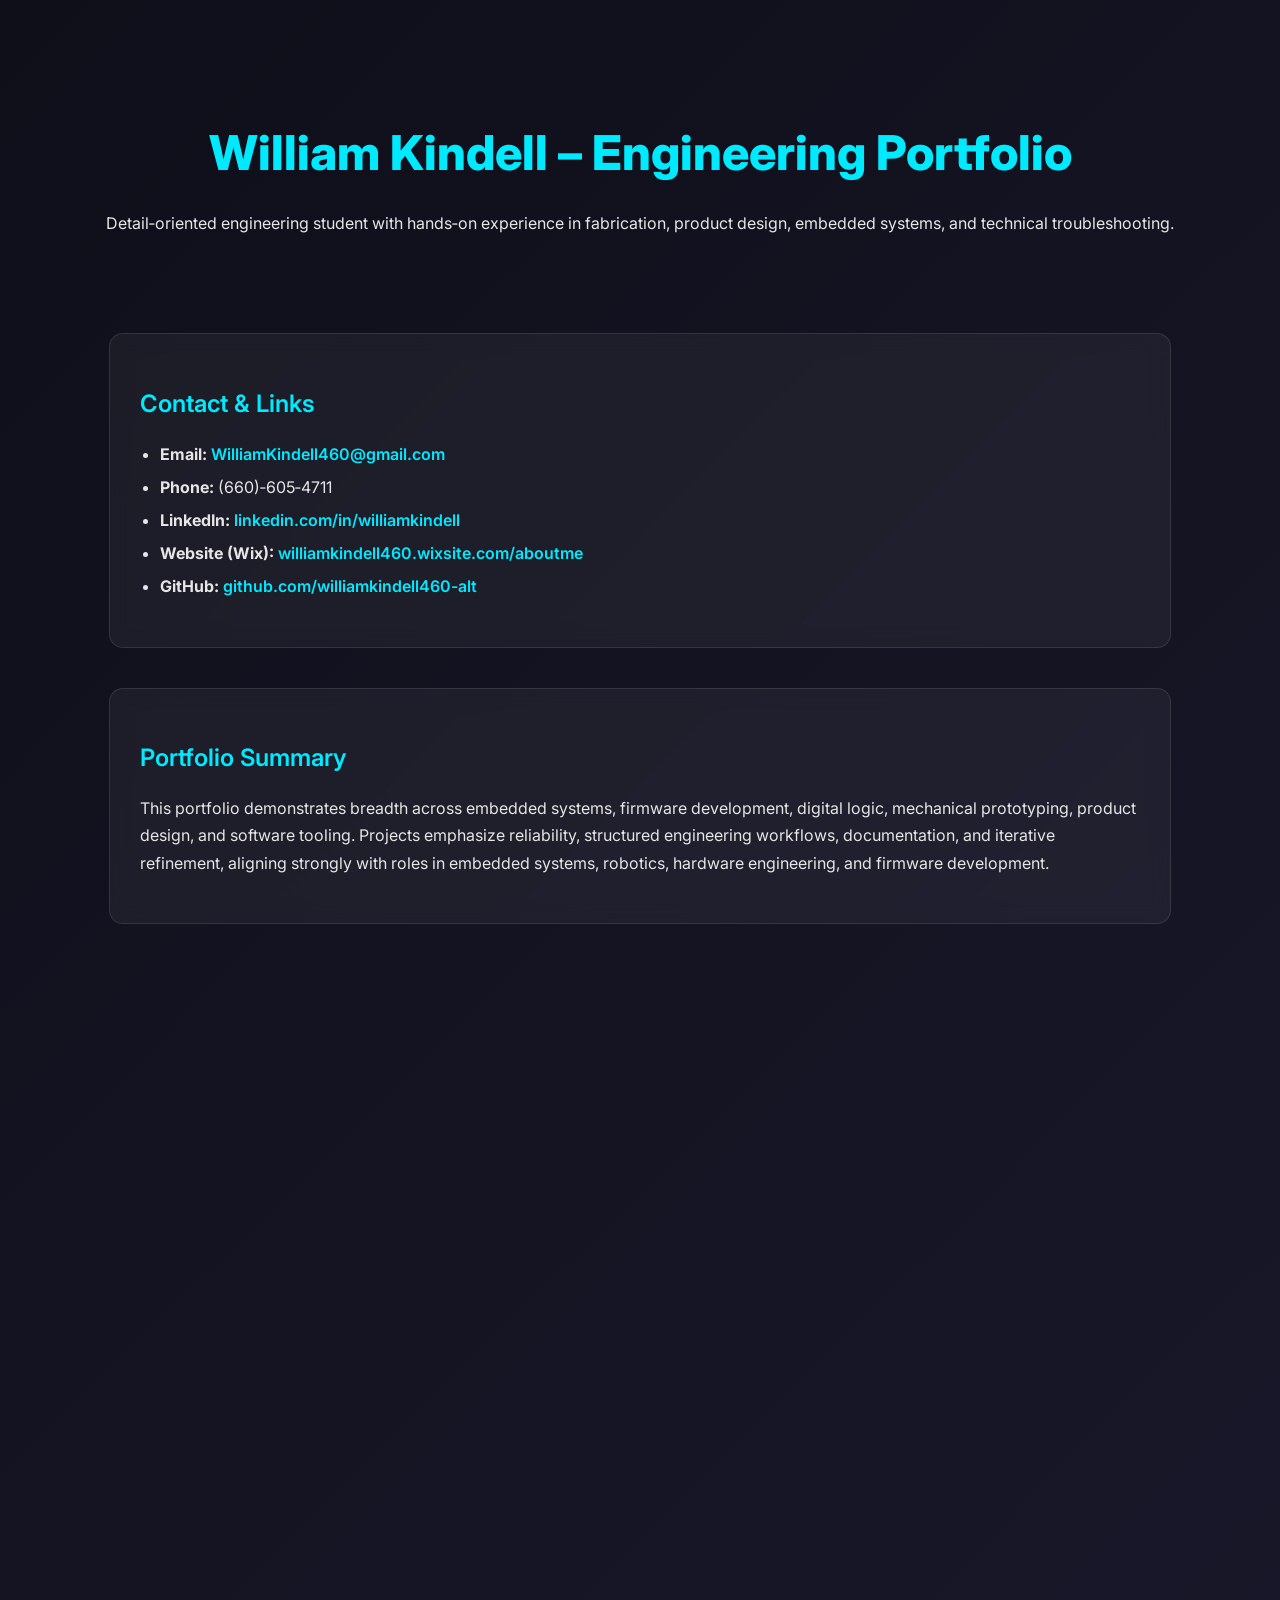
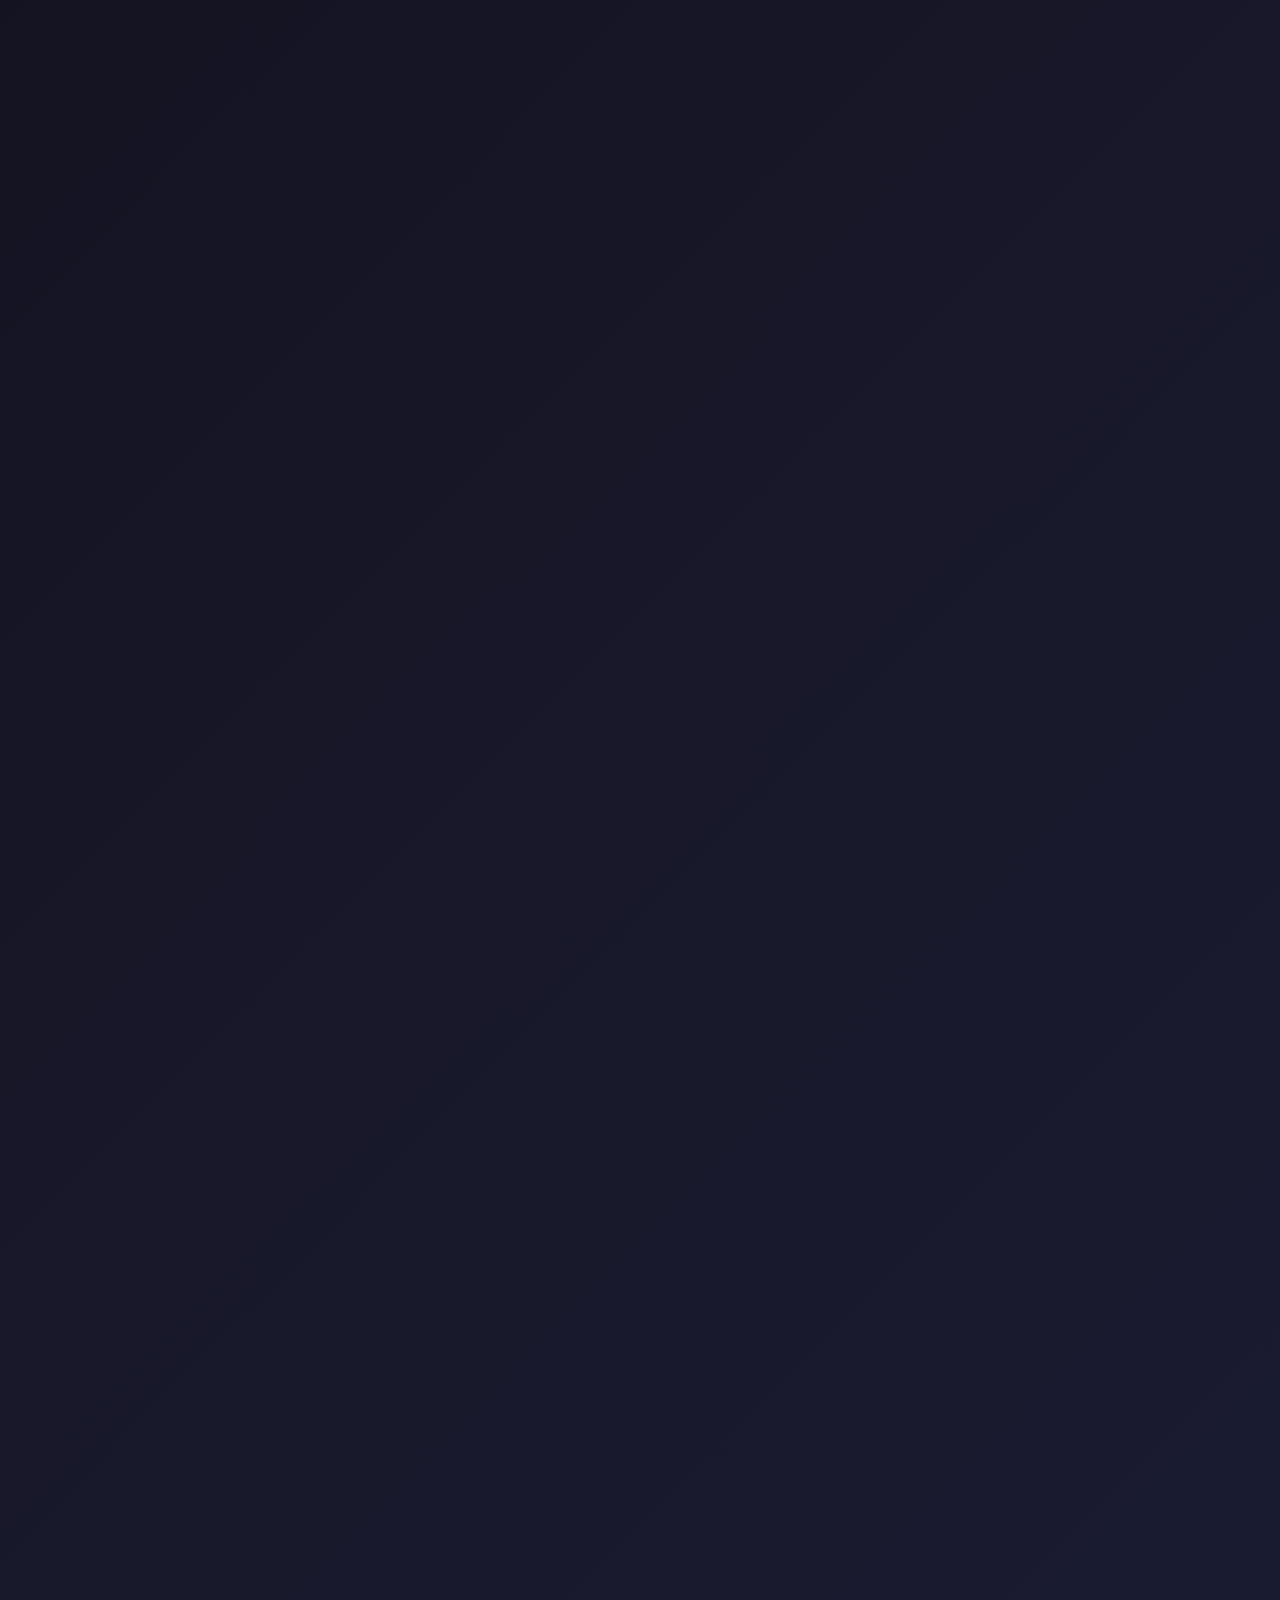
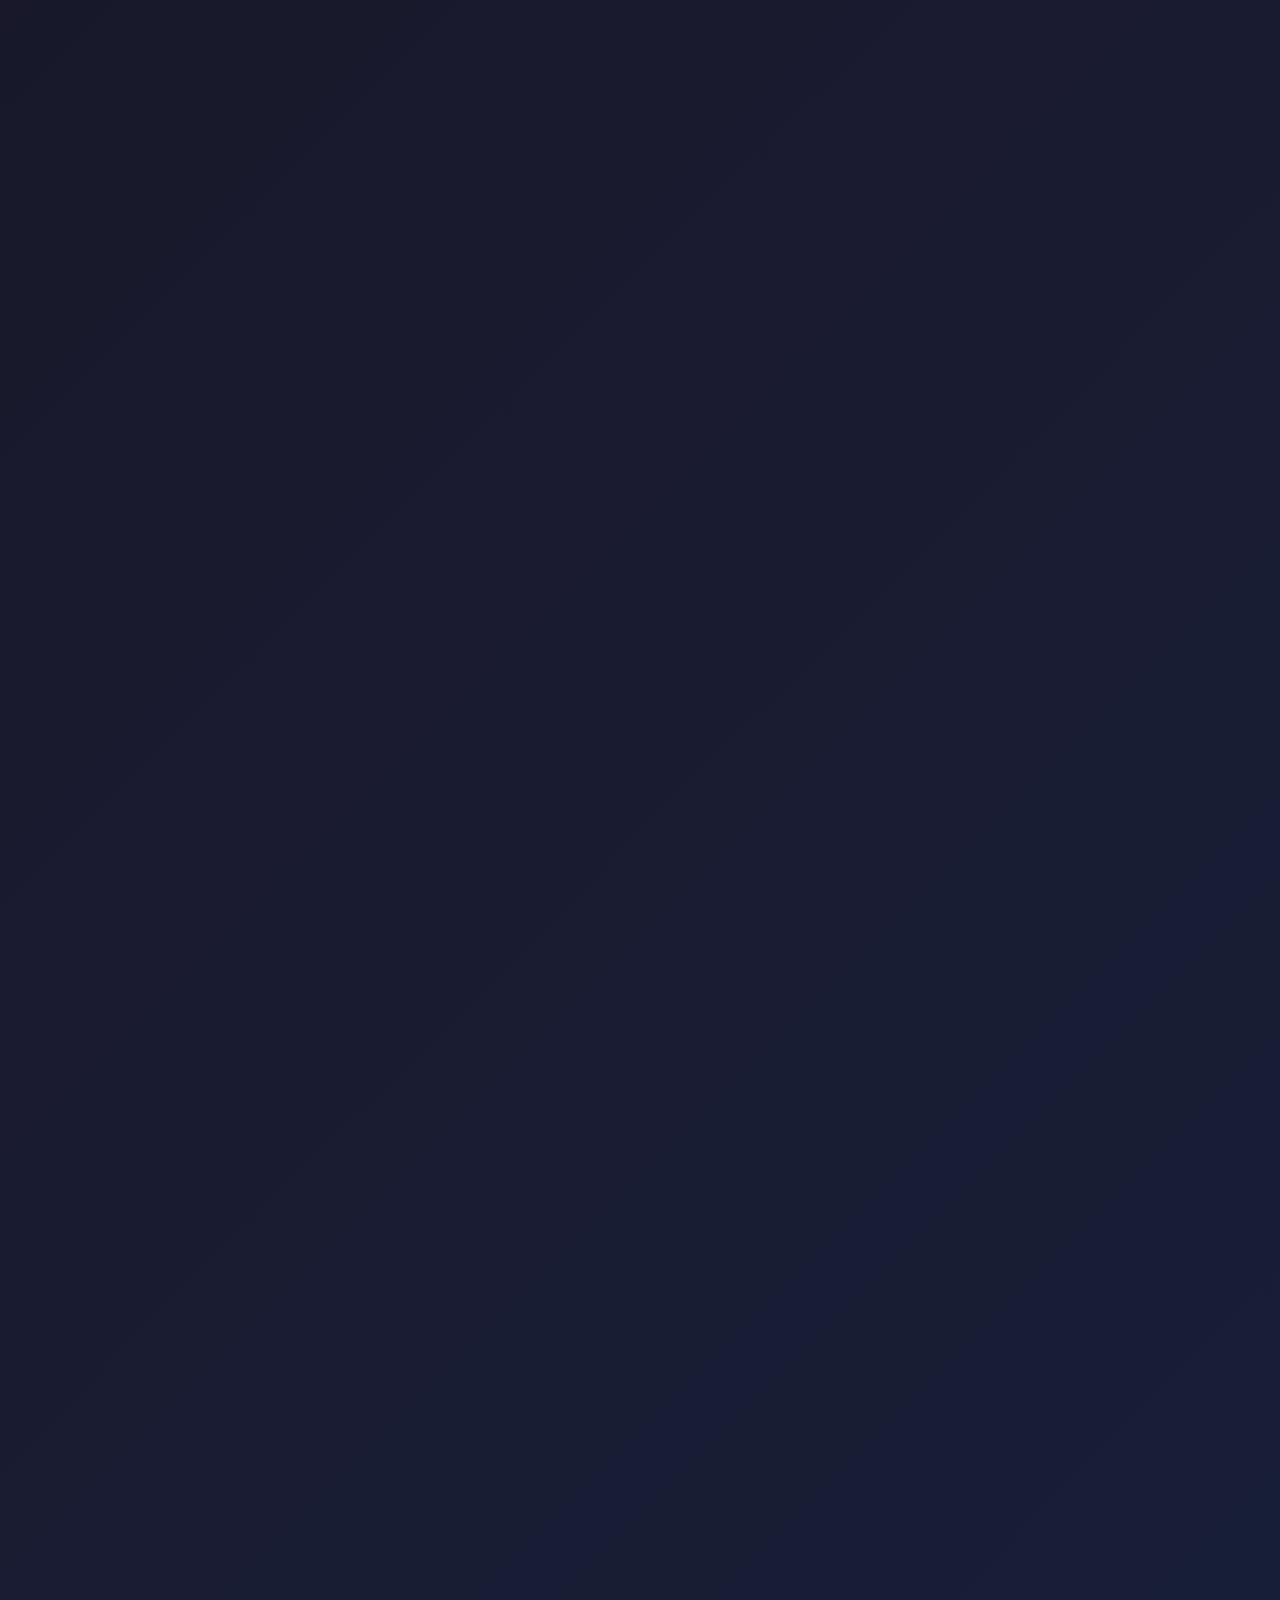
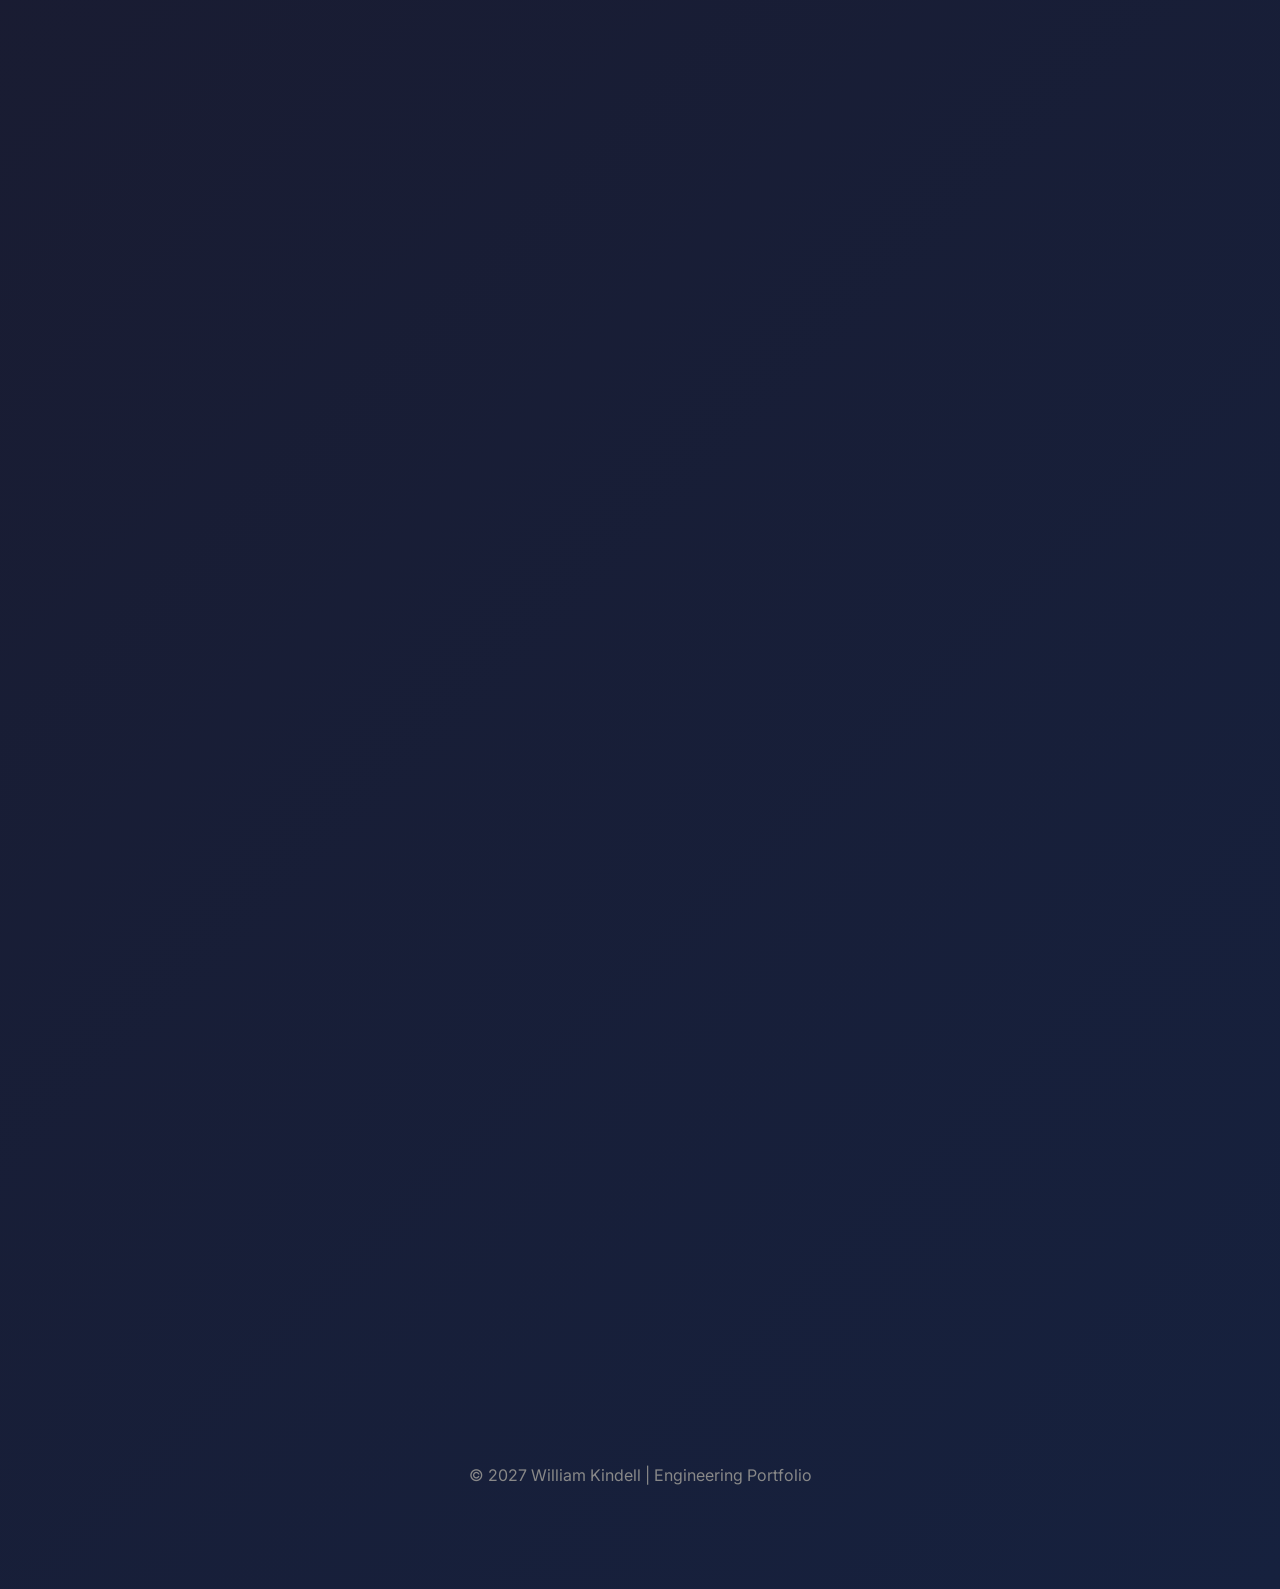
<file: portfolio/index.html>
<!DOCTYPE html>
<html lang="en">
<head>
<meta charset="UTF-8">
<meta name="viewport" content="width=device-width, initial-scale=1.0">
<title>Engineering Portfolio – William Kindell</title>

<link href="https://fonts.googleapis.com/css2?family=Inter:wght@300;400;600;800&display=swap" rel="stylesheet">
<link rel="stylesheet" href="https://unpkg.com/aos@2.3.1/dist/aos.css">

<style>
    body {
        margin: 0;
        font-family: 'Inter', sans-serif;
        background: linear-gradient(135deg, #0f0f1a, #1a1a2e, #16213e);
        color: #e6e6e6;
        line-height: 1.7;
        padding-bottom: 60px;
    }

    header {
        text-align: center;
        padding: 80px 20px 40px;
    }

    h1 {
        font-size: 3rem;
        font-weight: 800;
        color: #00eaff;
        margin-bottom: 10px;
    }

    h2 {
        color: #00eaff;
        font-weight: 600;
        margin-bottom: 10px;
    }

    h3 {
        color: #9ae6ff;
        font-weight: 600;
        margin-top: 20px;
    }

    section {
        max-width: 1000px;
        margin: 40px auto;
        padding: 30px;
        background: rgba(255,255,255,0.05);
        border-radius: 14px;
        backdrop-filter: blur(10px);
        border: 1px solid rgba(255,255,255,0.1);
        transition: transform 0.3s;
    }

    section:hover {
        transform: translateY(-4px);
    }

    ul {
        padding-left: 20px;
    }

    a {
        color: #00eaff;
        text-decoration: none;
        font-weight: 600;
    }

    a:hover {
        color: #ff6f91;
    }

    .contact-list li {
        margin-bottom: 6px;
    }

    .subgrid {
        display: grid;
        grid-template-columns: repeat(auto-fit, minmax(260px, 1fr));
        gap: 20px;
        margin-top: 20px;
    }

    .subcard {
        padding: 18px;
        border-radius: 12px;
        border: 1px solid rgba(255,255,255,0.12);
        background: rgba(0,0,0,0.25);
    }

    footer {
        text-align: center;
        padding: 40px;
        color: #888;
    }
</style>
</head>

<body>

<header data-aos="fade-down">
    <h1>William Kindell – Engineering Portfolio</h1>
    <p>Detail‑oriented engineering student with hands‑on experience in fabrication, product design, embedded systems, and technical troubleshooting.</p>
</header>

<section data-aos="fade-up">
    <h2>Contact & Links</h2>
    <ul class="contact-list">
        <li><strong>Email:</strong> <a href="mailto:WilliamKindell460@gmail.com">WilliamKindell460@gmail.com</a></li>
        <li><strong>Phone:</strong> (660)‑605‑4711</li>
        <li><strong>LinkedIn:</strong> <a href="https://linkedin.com/in/williamkindell">linkedin.com/in/williamkindell</a></li>
        <li><strong>Website (Wix):</strong> <a href="https://williamkindell460.wixsite.com/aboutme">williamkindell460.wixsite.com/aboutme</a></li>
        <li><strong>GitHub:</strong> <a href="https://github.com/williamkindell460-alt">github.com/williamkindell460-alt</a></li>
    </ul>
</section>

<section data-aos="fade-up">
    <h2>Portfolio Summary</h2>
    <p>
        This portfolio demonstrates breadth across embedded systems, firmware development, digital logic, mechanical prototyping,
        product design, and software tooling. Projects emphasize reliability, structured engineering workflows, documentation, and
        iterative refinement, aligning strongly with roles in embedded systems, robotics, hardware engineering, and firmware development.
    </p>
</section>

<section data-aos="fade-up">
    <h2>ESP32 Climate‑Monitoring Device</h2>
    <p>
        Built a low‑power ESP32 system integrating BME680/CCS811 sensors with structured telemetry, CRC‑framed UART, SD logging reliability,
        smoothing filters, and sleep/wake modes. Developed a high‑performance C‑based host analysis tool capable of parsing 20M+ telemetry
        rows in around 1.7s with statistical analysis in around 100ms.
    </p>

    <h3>Architecture & Purpose</h3>
    <div class="subgrid">
        <div class="subcard">
            <h3>Firmware (ESP32 + FreeRTOS)</h3>
            <ul>
                <li>Sensor drivers (BME680, CCS811)</li>
                <li>CRC‑framed UART telemetry</li>
                <li>SD logging with failure‑recovery</li>
                <li>Smoothing filters</li>
                <li>Initial sleep/wake power‑saving modes</li>
            </ul>
        </div>
        <div class="subcard">
            <h3>Host‑Side Tool (C/Python)</h3>
            <ul>
                <li>CSV/BIN parsing</li>
                <li>Trend & anomaly detection</li>
                <li>ASCII + PNG visualization</li>
                <li>Unit tests + CI (clang‑format, cppcheck, warnings‑as‑errors)</li>
            </ul>
        </div>
        <div class="subcard">
            <h3>Documentation & Data</h3>
            <ul>
                <li>Schematics, wiring diagrams</li>
                <li>Climate‑relevance notes</li>
                <li>Real sensor logs</li>
                <li>Demo visuals</li>
                <li>Multi‑phase engineering roadmap</li>
            </ul>
        </div>
    </div>

    <h3>Impact & Relevance</h3>
    <p>
        This project demonstrates embedded systems engineering, reliability‑focused firmware design, real‑time data acquisition,
        structured telemetry, and high‑performance host‑side analysis. It mirrors industry workflows for distributed hardware systems,
        sensor networks, and embedded telemetry pipelines.
    </p>

    <h3>Technical Highlights</h3>
    <ul>
        <li>Custom CRC‑framed UART protocol</li>
        <li>FreeRTOS multitasking firmware</li>
        <li>SD logging + error‑recovery</li>
        <li>C/Python analysis pipeline</li>
        <li>Trend + anomaly detection</li>
        <li>Full CI pipeline</li>
        <li>Architecture diagrams + flowcharts</li>
        <li>Real sensor logs + visualizations</li>
    </ul>

    <p><strong>GitHub:</strong>
        <a href="https://github.com/williamkindell460-alt/Climate-Based-Monitoring-Device">
            github.com/williamkindell460-alt/Climate-Based-Monitoring-Device
        </a>
    </p>
</section>

<section data-aos="fade-up">
    <h2>Digital Logic Circuit Designs</h2>
    <p>
        Designed and validated sequential digital systems using FSMs, K‑maps, and next‑state logic. Performed manual functional validation,
        timing checks, and noise/delay evaluation to assess reliability. Implemented combinational and sequential modules in VHDL.
    </p>

    <h3>Architecture & Purpose</h3>
    <ul>
        <li>Designed finite state machines</li>
        <li>Produced schematic diagrams</li>
        <li>Validated designs manually when simulations weren’t available</li>
        <li>Evaluated noise, delay, and timing impacts</li>
    </ul>

    <h3>Impact & Relevance</h3>
    <p>
        Demonstrates understanding of digital logic fundamentals, timing reliability, and hardware design workflows, which are essential
        for embedded systems, robotics, and low‑level firmware roles.
    </p>

    <h3>Technical Highlights</h3>
    <ul>
        <li>FSM design</li>
        <li>K‑map simplification</li>
        <li>Timing analysis</li>
        <li>Noise/delay evaluation</li>
    </ul>
</section>

<section data-aos="fade-up">
    <h2>Elastic Energy Ring Launcher</h2>
    <p>
        Spring‑powered ring launcher designed and tested as a team project. Iterated from rubber‑band to spring mechanisms, designed for
        durability and energy storage, and ran structured trials (15 per setup).
    </p>

    <h3>Impact & Relevance</h3>
    <p>
        Demonstrates mechanical prototyping, structured testing, iterative design, and teamwork, which is valuable for robotics, hardware,
        and manufacturing roles.
    </p>

    <h3>Technical Highlights</h3>
    <ul>
        <li>Mechanism iteration</li>
        <li>Structured testing</li>
        <li>Energy storage optimization</li>
    </ul>

    <p><strong>GitHub:</strong>
        <a href="https://github.com/williamkindell460-alt/Elastic-Energy-Ring-Launcher">
            github.com/williamkindell460-alt/Elastic-Energy-Ring-Launcher
        </a>
    </p>
</section>

<section data-aos="fade-up">
    <h2>Software Tools (Java/Kotlin)</h2>

    <h3>Random Password Generator</h3>
    <p>
        Desktop application generating secure, customizable passwords with a custom entropy engine, Java Swing GUI, export and clipboard
        support, and cross‑platform packaging.
    </p>
    <h3>Technical Highlights</h3>
    <ul>
        <li>Custom entropy engine</li>
        <li>Java Swing GUI</li>
        <li>Export + clipboard integration</li>
        <li>Cross‑platform packaging</li>
    </ul>
    <p><strong>GitHub:</strong>
        <a href="https://github.com/williamkindell460-alt/Random-Password-Generator">
            github.com/williamkindell460-alt/Random-Password-Generator
        </a>
    </p>

    <h3>Random Placement of Grid (Java)</h3>
    <p>
        Coordinate‑mapping tool that places objects randomly on a grid without collisions, supporting deterministic and non‑deterministic
        modes and a collision‑avoidance algorithm with visual grid output.
    </p>
    <h3>Technical Highlights</h3>
    <ul>
        <li>Deterministic + non‑deterministic modes</li>
        <li>Collision‑avoidance algorithm</li>
        <li>Visual grid output</li>
    </ul>
    <p><strong>GitHub:</strong>
        <a href="https://github.com/williamkindell460-alt/Random-Placement-Of-Grid">
            github.com/williamkindell460-alt/Random-Placement-Of-Grid
        </a>
    </p>
</section>

<section data-aos="fade-up">
    <h2>Product Design – Hunter Bright</h2>
    <p>
        Designed archery accessories with iterative prototyping and manufacturability improvements. Designs were created in Fusion 360,
        iterated through multiple prototype cycles, and validated through real‑world testing.
    </p>

    <h3>Bow Hanger (Headrest‑Mounted)</h3>
    <ul>
        <li>Clamp‑style geometry for vehicle headrests</li>
        <li>Supports 10+ lb bow weight without deformation</li>
        <li>Optimized shaft‑interface geometry for 12 mm and 14 mm bow shafts</li>
        <li>Iterated prototypes for strength, fitment, and installation reliability</li>
    </ul>

    <h3>Bow Stand (Limb‑Hook Design)</h3>
    <ul>
        <li>Stable limb‑hook mechanism for safe ground placement</li>
        <li>Compatibility across multiple bow limb shapes and thicknesses</li>
        <li>Tested on uneven terrain for stability and load distribution</li>
        <li>Refined hook geometry for manufacturability</li>
    </ul>

    <h3>Technical Highlights</h3>
    <ul>
        <li>Bow hanger (headrest‑mounted)</li>
        <li>Bow stand (limb‑hook design)</li>
        <li>Strength, fitment, and manufacturability improvements</li>
        <li>Tested on uneven terrain</li>
    </ul>

    <p><strong>GitHub:</strong>
        <a href="https://github.com/williamkindell460-alt/Product-Design-for-HunterBright">
            github.com/williamkindell460-alt/Product-Design-for-HunterBright
        </a>
    </p>
</section>

<section data-aos="fade-up">
    <h2>Custom Computer Table (Mechanical Design)</h2>
    <p>
        Modular workstation designed in Fusion 360, engineered as an ergonomic setup optimized for airflow, cable management, and workspace
        organization, mounted directly onto a standing‑desk frame.
    </p>

    <h3>Structural Design</h3>
    <ul>
        <li>Reinforced frame to support monitors, peripherals, and PC tower</li>
        <li>Modular components (tray, channels, stand) for easy assembly</li>
        <li>Standing‑desk compatible mounting points</li>
    </ul>

    <h3>Functional Features</h3>
    <ul>
        <li>Custom airflow channels beneath desktop</li>
        <li>Enclosed cable routing channels</li>
        <li>Sliding piano tray with ergonomic height</li>
        <li>Raised monitor stand for viewing angles and desk efficiency</li>
    </ul>

    <h3>Technical Highlights</h3>
    <ul>
        <li>Custom airflow channels</li>
        <li>Cable routing</li>
        <li>Piano tray + monitor stand</li>
        <li>Mounted on standing‑desk frame</li>
    </ul>

    <p><strong>GitHub:</strong>
        <a href="https://github.com/williamkindell460-alt/Computer-Integrated-Desktop">
            github.com/williamkindell460-alt/Computer-Integrated-Desktop
        </a>
    </p>
</section>

<section data-aos="fade-up">
    <h2>Additional Projects</h2>
    <ul>
        <li>Minecraft real‑time mod (Java)</li>
        <li>Grid‑placement generator</li>
        <li>Additional CAD designs</li>
        <li>Rover Team subsystem contributions</li>
        <li>Coursework projects</li>
        <li>CLEP academic acceleration</li>
    </ul>
</section>

<footer>
    © 2027 William Kindell | Engineering Portfolio
</footer>

<script src="https://unpkg.com/aos@2.3.1/dist/aos.js"></script>
<script>AOS.init();</script>

</body>
</html>
</file>
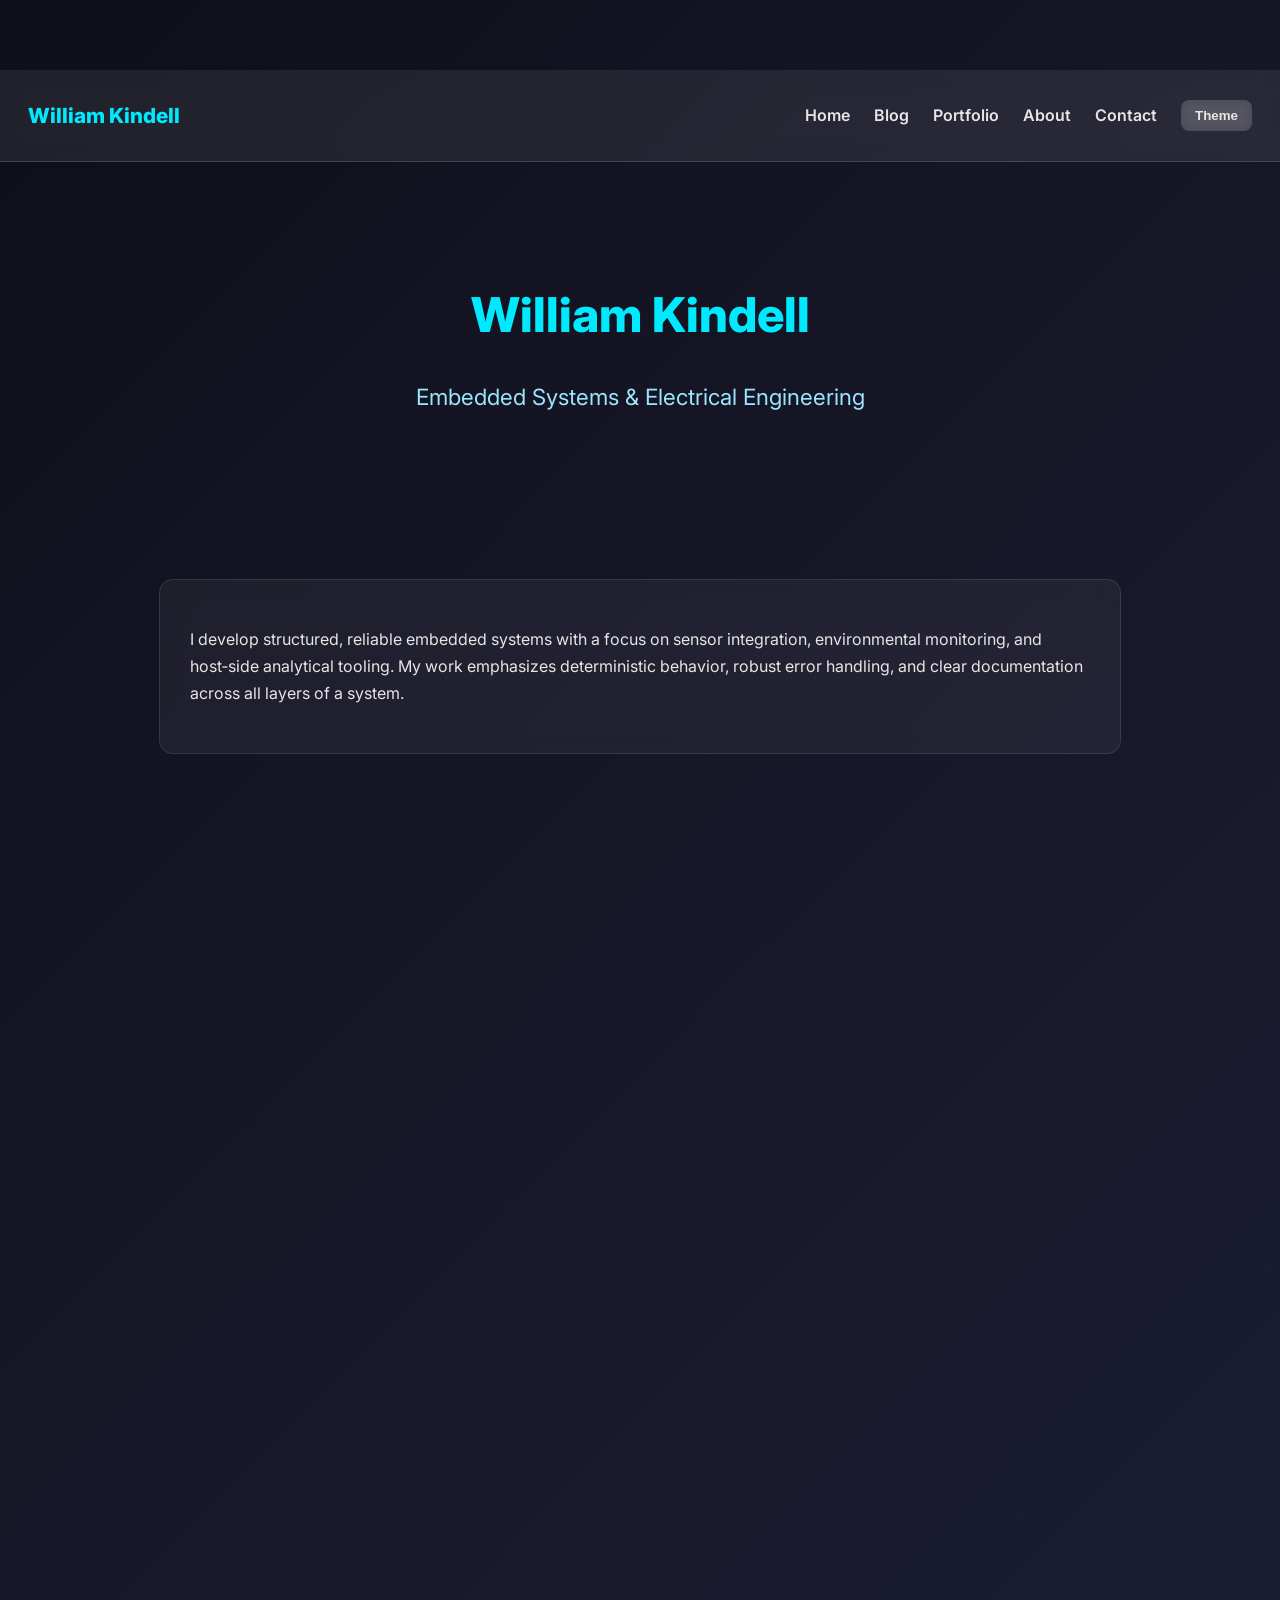
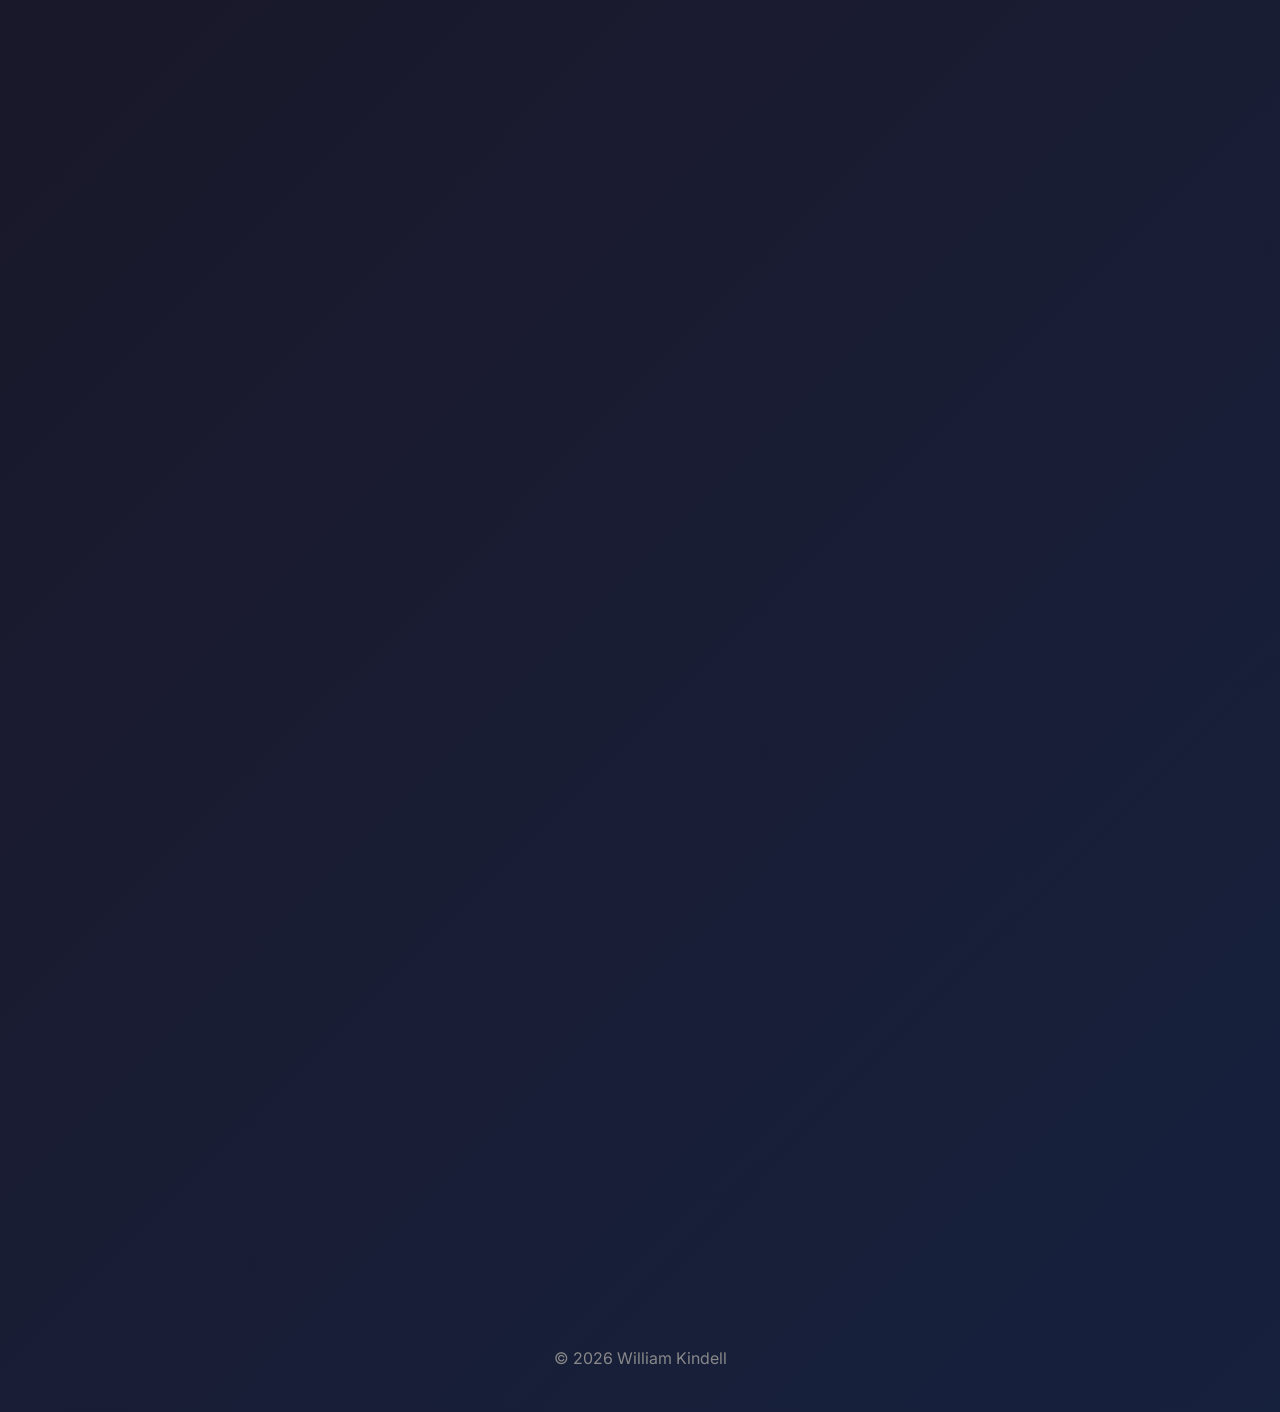
<file: main.html>
<!DOCTYPE html>
<html lang="en">
<head>
<meta charset="UTF-8">
<meta name="viewport" content="width=device-width, initial-scale=1.0">
<title>William Kindell – Embedded Systems Engineer</title>

<!-- Google Font -->
<link href="https://fonts.googleapis.com/css2?family=Inter:wght@300;400;600;800&display=swap" rel="stylesheet">
<link rel="stylesheet" href="style.css">

<!-- AOS Animation Library -->
<link rel="stylesheet" href="https://unpkg.com/aos@2.3.1/dist/aos.css">

</head>

<body>
<nav class="navbar">
    <div class="nav-brand">
        <a href="/main.html">William Kindell</a>
    </div>

    <button class="nav-toggle" id="nav-toggle">☰</button>

    <ul class="nav-links" id="nav-links">
        <li><a href="/main.html">Home</a></li>
        <li><a href="/blog/blog.html">Blog</a></li>
        <li><a href="/portfolio/portfolio.html">Portfolio</a></li>
        <li><a href="/about/about.html">About</a></li>
        <li><a href="/contact/contact.html">Contact</a></li>

        <li><button id="theme-toggle" class="theme-btn">Theme</button></li>
    </ul>
</nav>
<header data-aos="fade-down">
    <h1>William Kindell</h1>
    <h3>Embedded Systems & Electrical Engineering</h3>
</header>
<section data-aos="fade-up">
    <p>
        I develop structured, reliable embedded systems with a focus on sensor integration,
        environmental monitoring, and host‑side analytical tooling. My work emphasizes deterministic
        behavior, robust error handling, and clear documentation across all layers of a system.
    </p>
</section>

<section data-aos="fade-up">
    <h2>Featured Project: Climate Monitoring System</h2>
    <p>A multi‑component environmental monitoring platform consisting of:</p>

    <ul>
        <li><strong>ESP32 firmware</strong> for sensor acquisition and SD‑based data logging</li>
        <li><strong>Host‑side analysis pipeline</strong> for statistics, trend detection, anomaly identification, and visualization</li>
        <li><strong>Comprehensive documentation</strong> covering architecture, design decisions, and engineering tradeoffs</li>
    </ul>

    <p><strong>Project Overview:</strong><br>
        <a href="blog/esp32-climate-system.html">ESP32 Climate Monitoring System</a>
    </p>
</section>

<section data-aos="fade-up">
    <h2>Technical Areas</h2>
    <ul>
        <li>Embedded firmware development (ESP32, STM32)</li>
        <li>Sensor systems and environmental data acquisition</li>
        <li>SD logging and structured data pipelines</li>
        <li>Host‑side analysis tools in C/C++</li>
        <li>Trend and anomaly detection algorithms</li>
        <li>Deterministic sampling and reliability engineering</li>
        <li>Documentation‑driven development practices</li>
    </ul>
</section>

<section data-aos="fade-up">
    <h2>Blog</h2>
    <p>Technical write‑ups and engineering documentation.</p>
    <ul>
        <li><a href="blog/index.html">Blog</a></li>
    </ul>
</section>

<section data-aos="fade-up">
    <h2>About</h2>
    <p>
        I am an Embedded Systems and Electrical Engineering student focused on building reliable,
        well‑documented systems that bridge hardware, firmware, and host‑side analysis.
    </p>

    <p><strong>More information:</strong><br>
        <a href="about/index.html">About Me</a>
    </p>
</section>
    
<section data-aos="fade-up">
    <h2>Portfolio</h2>
    <p>Explore my full engineering portfolio, including embedded systems, digital logic, mechanical design, software tools, and product development.</p>
    <div class="subgrid">
        <div class="subcard">
            <p>A complete collection of engineering projects with documentation, diagrams, analysis pipelines, and hardware builds.</p>
            <a href="portfolio/index.html">Open Portfolio →</a>
        </div>
    </div>
</section>

    
<section data-aos="fade-up">
    <h2>Contact</h2>
    <ul id="contact">
        <li><strong>GitHub:</strong> <a href="https://github.com/williamkindell460-alt">github.com/williamkindell460-alt</a></li>
        <li><strong>Email:</strong> williamkindell460@gmail.com</li>
        <li><strong>LinkedIn:</strong> <a href="https://www.linkedin.com/in/williamkindell/">linkedin.com/in/williamkindell</a></li>
    </ul>
</section>

<footer>
    © 2026 William Kindell
</footer>

<script src="https://unpkg.com/aos@2.3.1/dist/aos.js"></script>
<script>AOS.init();</script>
<script src="index.js"></script>
</body>
</html>
</file>
<file: style.css>
html {
    scroll-behavior: smooth;
}
body {
    margin: 0;
    padding-top: 70px;
    font-family: 'Inter', sans-serif;
    background: linear-gradient(135deg, #0f0f1a, #1a1a2e, #16213e);
    color: #e6e6e6;
    line-height: 1.7;
}

header {
    text-align: center;
    padding: 80px 20px;
}

.placeholder {
    margin: 20px 0;
    padding: 20px;
    border: 1px dashed rgba(255,255,255,0.3);
    border-radius: 10px;
    text-align: center;
    color: #9ae6ff;
    font-size: 0.9rem;
    font-style: italic;
}

#site-header {
    position: fixed;
    top: 0;
    height: 70px;
    width: 100%;
    z-index: 2000;
}

#site-header .navbar {
    position: sticky;
    top: 0;
    z-index: 1000;
}

h1 {
    font-size: 3rem;
    font-weight: 800;
    color: #00eaff;
    margin-bottom: 10px;
}

h3 {
    font-size: 1.4rem;
    color: #9ae6ff;
    font-weight: 400;
}

/* LIGHT MODE THEME */
.light-mode {
    background: #f5f5f5;
    color: #222;
}

.light-mode section {
    background: rgba(0,0,0,0.05);
    border: 1px solid rgba(0,0,0,0.1);
}

.light-mode h1, 
.light-mode h2 {
    color: #0077cc;
}
.light-mode h3 {
    color: #005fa3;
}

.light-mode a {
    color: #0077cc;
}
.light-mode a:hover {
    color: #005fa3;
}

section {
    max-width: 900px;
    margin: 60px auto;
    padding: 30px;
    background: rgba(255,255,255,0.05);
    border-radius: 14px;
    backdrop-filter: blur(10px);
    border: 1px solid rgba(255,255,255,0.1);
    transition: transform 0.3s;
    scroll-margin-top: 200px;
}

section:hover {
    transform: translateY(-4px);
}

h2 {
    color: #00eaff;
    margin-bottom: 10px;
    font-weight: 600;
}

a {
    color: #00eaff;
    text-decoration: none;
    font-weight: 600;
}

a:hover {
    color: #ff6f91;
}

ul {
    padding-left: 20px;
}

#contact li {
    margin-bottom: 8px;
}

footer {
    text-align: center;
    padding: 40px;
    color: #888;
}

.grid {
    max-width: 1100px;
    margin: 0 auto;
    display: grid;
    grid-template-columns: repeat(auto-fit, minmax(280px, 1fr));
    gap: 30px;
    padding: 20px;
}

.card {
    background: rgba(255,255,255,0.05);
    border-radius: 14px;
    overflow: hidden;
    backdrop-filter: blur(10px);
    border: 1px solid rgba(255,255,255,0.1);
    transition: transform 0.3s, box-shadow 0.3s;
}

.card:hover {
    transform: translateY(-6px);
    box-shadow: 0 10px 25px rgba(0,0,0,0.4);
}

.card img {
    width: 100%;
    height: 180px;
    object-fit: cover;
}

.card-content {
    padding: 20px;
}

.card-title {
    font-size: 1.3rem;
    font-weight: 600;
    color: #00eaff;
    margin-bottom: 10px;
}

.card-desc {
    font-size: 0.95rem;
    color: #cfcfcf;
    margin-bottom: 15px;
}
/* LIGHT MODE GRID + CARD */
.light-mode .grid {
    background: transparent;
}

.light-mode .card {
    background: rgba(0,0,0,0.05);
    border: 1px solid rgba(0,0,0,0.15);
    box-shadow: none;
}

.light-mode .card:hover {
    transform: translateY(-6px);
    box-shadow: 0 10px 25px rgba(0,0,0,0.15);
}

.light-mode .card-title {
    color: #0077cc;
}

.light-mode .card-desc {
    color: #444;
}

.light-mode .card-content {
    color: #222;
}

/* Contact Form */
.contact-form {
    display: flex;
    flex-direction: column;
    gap: 14px;
    margin-top: 20px;
}

.contact-form input,
.contact-form textarea {
    padding: 12px;
    border-radius: 8px;
    border: 1px solid rgba(255,255,255,0.2);
    background: rgba(255,255,255,0.08);
    color: #e6e6e6;
    font-size: 1rem;
    backdrop-filter: blur(6px);
}

.contact-form input:focus,
.contact-form textarea:focus {
    outline: none;
    border-color: #00eaff;
}

.light-mode .contact-form input,
.light-mode .contact-form textarea {
    background: rgba(0,0,0,0.05);
    color: #222;
    border-color: rgba(0,0,0,0.2);
}
    
body, section, h1, h2, h3, p, a {
    transition: color 0.25s ease, background 0.25s ease, border-color 0.25s ease;
}
/* NAVIGATION BAR */
.navbar {
    display: flex;
    justify-content: space-between;
    align-items: center;
    padding: 14px 28px;
    background: rgba(255,255,255,0.08);
    backdrop-filter: blur(10px);
    border-bottom: 1px solid rgba(255,255,255,0.15);
    position: relative;
    top: 0;
    z-index: 1000;
}

.nav-brand a {
    font-weight: 800;
    font-size: 1.3rem;
    text-decoration: none;
    color: #00eaff;
}

.nav-links {
    list-style: none;
    display: flex;
    gap: 1.5rem;
    align-items: center;
}

.nav-links a {
    text-decoration: none;
    font-weight: 600;
    color: #e6e6e6;
    transition: 0.2s;
}

.nav-links a:hover {
    color: #ff6f91;
}

/* Theme Button */
.theme-btn {
    padding: 8px 14px;
    border-radius: 8px;
    border: none;
    cursor: pointer;
    font-weight: 600;
    background: rgba(255,255,255,0.15);
    color: #e6e6e6;
    backdrop-filter: blur(6px);
    transition: 0.3s;
}

.theme-btn:hover {
    background: rgba(255,255,255,0.25);
    transform: scale(1.05);
}

/* Mobile Toggle */
.nav-toggle {
    display: none;
    font-size: 1.8rem;
    background: none;
    border: none;
    color: #e6e6e6;
    cursor: pointer;
}

/* Mobile Layout */
@media (max-width: 768px) {
    .nav-toggle {
        display: block;
    }

    .nav-links {
        display: none;
        flex-direction: column;
        background: rgba(255,255,255,0.08);
        backdrop-filter: blur(10px);
        padding: 1rem;
        margin-top: 1rem;
        border-radius: 10px;
    }

    .nav-links.open {
        display: flex;
    }

    .theme-btn {
        width: 100%;
        text-align: left;
    }
}

/* LIGHT MODE NAV */
.light-mode .navbar {
    background: rgba(0,0,0,0.05);
    border-bottom: 1px solid rgba(0,0,0,0.1);
}

.light-mode .nav-brand a {
    color: #0077cc;
}

.light-mode .nav-links a {
    color: #222;
}

.light-mode .nav-links a:hover {
    color: #005fa3;
}

.light-mode .theme-btn {
    background: rgba(0,0,0,0.1);
    color: #222;
}
/* Footer */
.main-footer {
    background: rgba(255,255,255,0.05);
    backdrop-filter: blur(10px);
    border-top: 1px solid rgba(255,255,255,0.1);
    color: #e6e6e6;
}


.footer-content {
    display: flex;
    flex-wrap: wrap;
    justify-content: space-between;
    gap: 2rem;
    max-width: 1100px;
    margin: 0 auto;
}

.main-footer .footer-section h4 {
    color: #00eaff;
}

.main-footer .footer-section a {
    color: #e6e6e6;
}

.main-footer .footer-section a:hover {
    color: #ff6f91;
}


.footer-section ul {
    list-style: none;
    padding: 0;
    margin: 0;
}

.footer-section ul li {
    margin: 0.3rem 0;
}

.footer-bottom {
    text-align: center;
    margin-top: 2rem;
    padding-top: 1rem;
    border-top: 1px solid var(--border-color);
    font-size: 0.9rem;
    opacity: 0.8;
}

/* Responsive Footer */
@media (max-width: 700px) {
    .footer-content {
        flex-direction: column;
        text-align: center;
    }
}
/* Footer Icons */
.footer-icons {
    list-style: none;
    padding: 0;
    margin: 0;
}

.footer-icons li {
    margin: 0.4rem 0;
}

.footer-icons a {
    display: flex;
    align-items: center;
    gap: 8px;
    text-decoration: none;
    font-weight: 600;
    color: var(--text-color);
}

.footer-icons img {
    width: 20px;
    height: 20px;
    opacity: 0.85;
    transition: opacity 0.2s ease, transform 0.2s ease;
}

.footer-icons a:hover img {
    opacity: 1;
    transform: scale(1.1);
}

/* Light Mode Icons */
.light-mode .footer-icons a {
    color: #0077cc;
}

.light-mode .footer-icons a:hover {
    color: #005fa3;
}

.light-mode .footer-icons img {
    filter: invert(20%) sepia(80%) saturate(600%) hue-rotate(180deg);
}

/* LIGHT MODE FOOTER */
.light-mode .main-footer {
    background: rgba(0,0,0,0.05);
    border-top: 1px solid rgba(0,0,0,0.1);
    color: #222;
}

.light-mode .footer-section h4 {
    color: #0077cc;
}

.light-mode .footer-section a {
    color: #0077cc;
}

.light-mode .footer-section a:hover {
    color: #005fa3;
}

.light-mode .footer-bottom {
    color: #444;
    border-top: 1px solid rgba(0,0,0,0.1);
}
/* Profile Section */
.profile-section {
    display: grid;
    max-width: 1100px;
    margin: 60px auto;
    padding: 40px;
    background: rgba(255,255,255,0.05);
    border-radius: 14px;
    backdrop-filter: blur(10px);
    border: 1px solid rgba(255,255,255,0.1);

}

.profile-container {
    display: flex;
    align-items: center;
    gap: 40px;
    padding: 10px;
}

.profile-photo img {
    width: 180px;
    height: 180px;
    object-fit: cover;
    border-radius: 50%;
    border: 3px solid rgba(255,255,255,0.2);
}

.profile-text h1 {
    margin: 0;
    font-size: 2.4rem;
    font-weight: 800;
    color: #00eaff;
}

.profile-text h3 {
    margin-top: 8px;
    font-size: 1.3rem;
    color: #9ae6ff;
    font-weight: 400;
}

.profile-text p {
    margin-top: 18px;
    font-size: 1rem;
    color: #e6e6e6;
    line-height: 1.7;
}

/* Light Mode */
.light-mode .profile-section {
    background: rgba(0,0,0,0.05);
    border: 1px solid rgba(0,0,0,0.1);
}

.light-mode .profile-photo img {
    border-color: rgba(0,0,0,0.2);
}

.light-mode .profile-text h1 {
    color: #0077cc;
}

.light-mode .profile-text h3 {
    color: #005fa3;
}

.light-mode .profile-text p {
    color: #222;
}

/* Mobile */
@media (max-width: 768px) {
    .profile-container {
        flex-direction: column;
        text-align: center;
    }

    .profile-photo img {
        width: 150px;
        height: 150px;
    }
}
details {
    margin: 12px 0;
    padding: 12px 16px;
    background: rgba(255,255,255,0.05);
    border-radius: 10px;
    border: 1px solid rgba(255,255,255,0.1);
}
summary {
    cursor: pointer;
    font-size: 1.1rem;
    font-weight: 600;
}
pre {
    margin-top: 10px;
    font-family: "Inter", monospace;
    font-size: 0.9rem;
    line-height: 1.4;
    white-space: pre-wrap;
}
/* LIGHT MODE */
.light-mode details {
    background: rgba(0,0,0,0.05);
    border: 1px solid rgba(0,0,0,0.1);
}
.light-mode summary {
    color: #222;
}
.light-mode pre {
    color: #333;
}
/*repo tree*/
.tree-controls {
    margin: 20px 0;
    display: flex;
    gap: 12px;
}

.tree-btn {
    font-size: 0.9rem;
}
/* Back to Top Button */
.back-to-top-btn {
    position: fixed;
    bottom: 60px;
    right: 60px;
    z-index: 3000;
    opacity: 0;
    pointer-events: none;
    transition: opacity 0.3s ease, transform 0.3s ease;
}

/* Visible state */
.back-to-top-btn.show {
    opacity: 1;
    pointer-events: auto;
    transform: scale(1.05);
}

/* Light mode */
.light-mode .back-to-top-btn {
    background: rgba(0,0,0,0.1);
    color: #222;
}
/* Mobile */
@media (max-width: 768px) {
    .back-to-top-btn {
        right: 15px;
        bottom: 20px;
        bottom: calc(20px + env(safe-area-inset-bottom));
        padding: 10px 14px;
        font-size: 0.85rem;
        min-height: 44px;
        display: flex;
        align-items: center;
        justify-content: center;
    }
}
/*TOC*/
.toc-list {
    list-style: none;
    padding-left: 0;
    display: flex;
    flex-direction: column;
    gap: 14px;
}

.toc-item {
    border-radius: 12px;
    background: rgba(255,255,255,0.05);
    border: 1px solid rgba(255,255,255,0.1);
    backdrop-filter: blur(8px);
    padding: 0;
    transition: background 0.25s, border-color 0.25s, transform 0.25s;
}

.light-mode .toc-item {
    background: rgba(0,0,0,0.05);
    border: 1px solid rgba(0,0,0,0.1);
}

.toc-item:hover {
    background: rgba(255,255,255,0.12);
    border-color: rgba(255,255,255,0.2);
    transform: translateX(6px);
}

.light-mode .toc-item:hover {
    background: rgba(0,0,0,0.12);
    border-color: rgba(0,0,0,0.2);
}

.toc-item a {
    color: inherit;
    display: block;
    text-decoration: none;
    font-weight: 600;
    font-size: 1.05rem;
    padding: 16px 20px;
    width: 100%;
    height: 100%;
}
/*Pipeline visualization*/
.pipeline-step {
    background: rgba(255,255,255,0.05);
    border: 1px solid rgba(255,255,255,0.1);
    border-radius: 14px;
    padding: 20px;
    backdrop-filter: blur(10px);
    margin: 20px 0;
}

.light-mode .pipeline-step {
    background: rgba(0,0,0,0.05);
    border: 1px solid rgba(0,0,0,0.1);
}

.pipeline-arrow {
    text-align: center;
    font-size: 2rem;
    color: #00eaff;
    margin: 10px 0;
}

.light-mode .pipeline-arrow {
    color: #0077cc;
}
/* Execution Flow section */
.pipeline-step ul {
    list-style: none;
    padding-left: 0;
    margin-left: 0;
}

.pipeline-step ul li {
    margin: 6px 0;
}

/* CV Button */
.cv-btn {
    padding: 8px 14px;
    border-radius: 8px;
    border: none;
    cursor: pointer;
    font-weight: 600;
    background: rgba(255,255,255,0.15);
    color: #e6e6e6;
    backdrop-filter: blur(6px);
    transition: 0.3s;
}

.cv-btn:hover {
    background: rgba(255,255,255,0.25);
    transform: scale(1.05);
}
.light-mode .cv-btn {
    background: rgba(0,0,0,0.1);
    color: #222;
}
</file>
